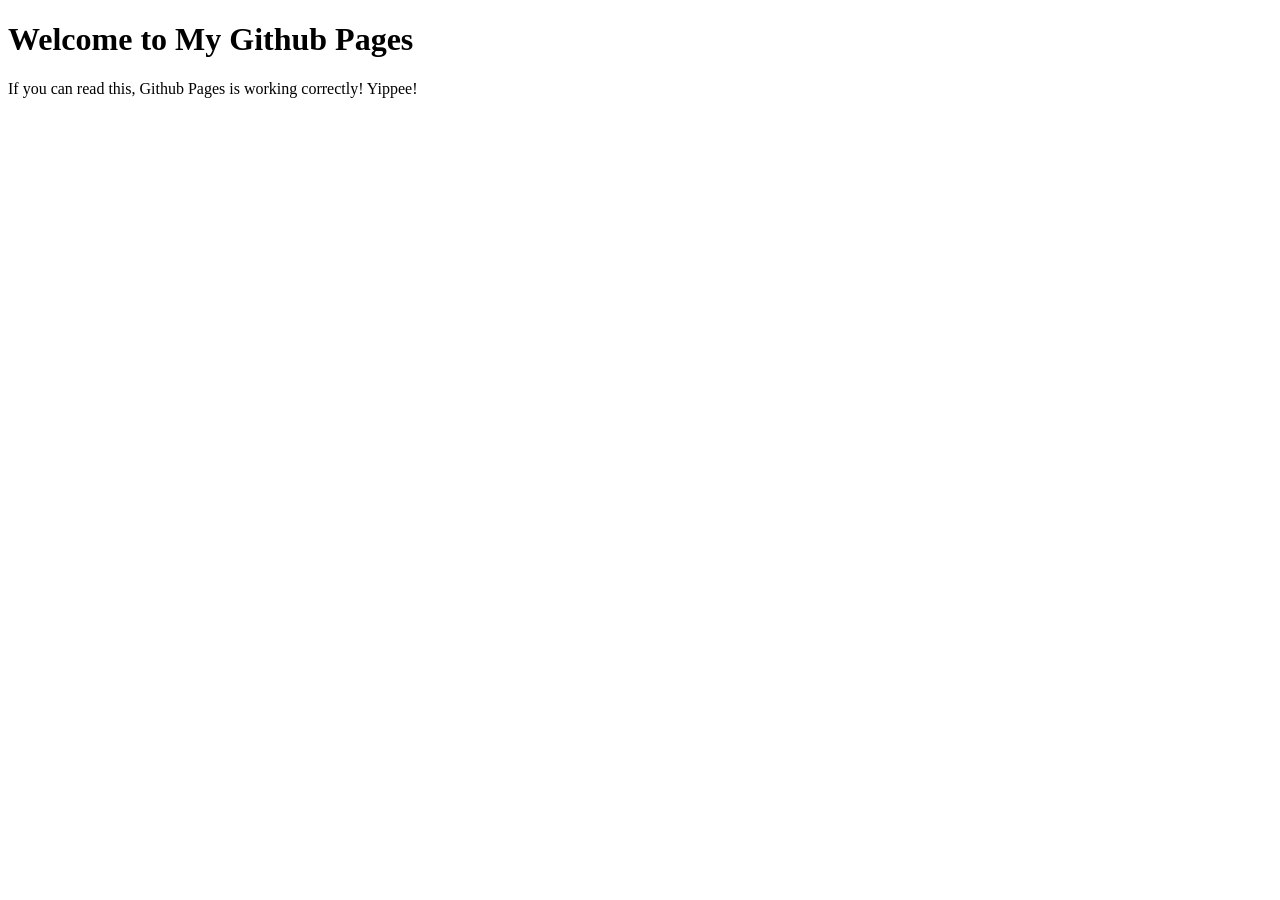
<file: index.html>
<!DOCTYPE html>
<html lang="en">   
<head>
    <meta charset="UTF-8">
    <meta name="viewport" content="width=device-width, initial-scale=1.0">
    <title>Testing Github Pages</title>
</head>
<body>
    <h1>Welcome to My Github Pages</h1>
    <p>If you can read this, Github Pages is working correctly! Yippee!</p>
</body>
</html>
</file>
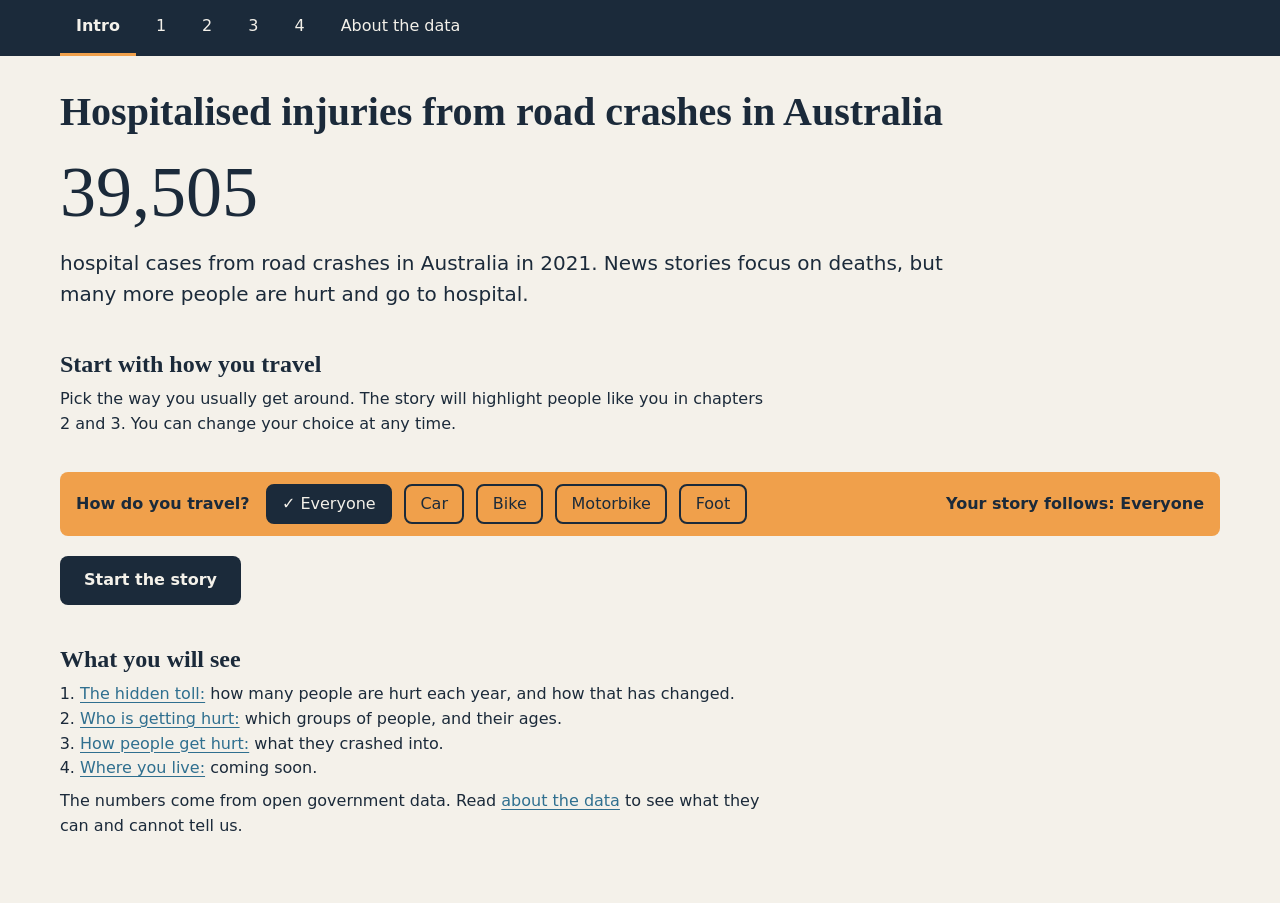
<file: site/index.html>
<!DOCTYPE html>
<html lang="en">
<head>
  <meta charset="UTF-8">
  <meta name="viewport" content="width=device-width, initial-scale=1.0">
  <title>Hospitalised injuries from road crashes in Australia</title>
  <link rel="stylesheet" href="style.css">
</head>
<body>
  <a class="skip-link" href="#main">Skip to content</a>
  <header class="site-header">
    <nav class="site-nav" aria-label="Story">
      <a href="index.html" aria-current="page">Intro</a>
      <a href="chapter-1.html">1</a>
      <a href="chapter-2.html">2</a>
      <a href="chapter-3.html">3</a>
      <a href="chapter-4.html">4</a>
      <a href="about-data.html">About the data</a>
    </nav>
  </header>

  <main id="main" class="page">
    <h1 class="chapter-title">Hospitalised injuries from road crashes in Australia</h1>
    <p class="hero-number">39,505</p>
    <p class="chapter-takeaway">hospital cases from road crashes in Australia in 2021. News stories focus on deaths, but many more people are hurt and go to hospital.</p>

    <section class="prose" aria-labelledby="pick">
      <h2 id="pick">Start with how you travel</h2>
      <p>Pick the way you usually get around. The story will highlight people like you in chapters 2 and 3. You can change your choice at any time.</p>
    </section>
    <div class="travel-bar" role="group" aria-labelledby="travel-label">
      <span id="travel-label" class="travel-label">How do you travel?</span>
      <span id="travel-options" style="display: contents"></span>
      <span id="travel-showing" class="travel-showing" aria-live="polite">Your story follows: Everyone</span>
    </div>

    <a class="start-link" href="chapter-1.html">Start the story</a>

    <section class="prose" aria-labelledby="chapters">
      <h2 id="chapters">What you will see</h2>
      <ol class="chapter-list">
        <li><a href="chapter-1.html">The hidden toll:</a> how many people are hurt each year, and how that has changed.</li>
        <li><a href="chapter-2.html">Who is getting hurt:</a> which groups of people, and their ages.</li>
        <li><a href="chapter-3.html">How people get hurt:</a> what they crashed into.</li>
        <li><a href="chapter-4.html">Where you live:</a> coming soon.</li>
      </ol>
      <p>The numbers come from open government data. Read <a href="about-data.html">about the data</a> to see what they can and cannot tell us.</p>
    </section>
  </main>

  <script type="module" src="index.js"></script>
</body>
</html>
</file>
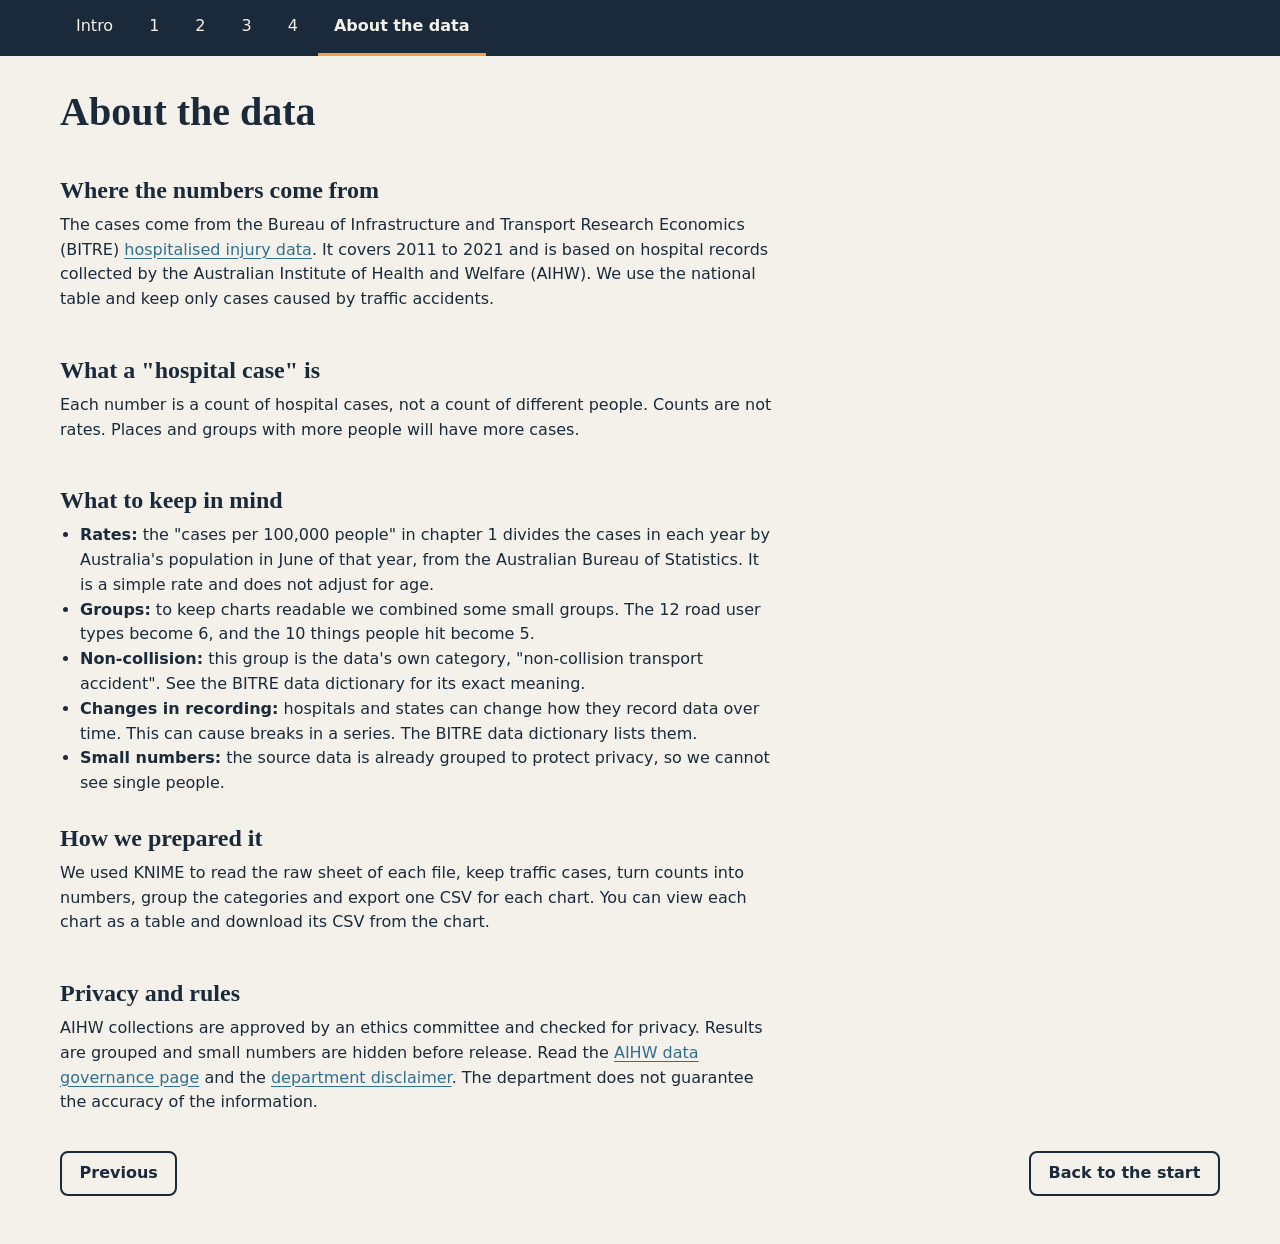
<file: site/about-data.html>
<!DOCTYPE html>
<html lang="en">
<head>
  <meta charset="UTF-8">
  <meta name="viewport" content="width=device-width, initial-scale=1.0">
  <title>About the data | Road crash injuries</title>
  <link rel="stylesheet" href="style.css">
</head>
<body>
  <a class="skip-link" href="#main">Skip to content</a>
  <header class="site-header">
    <nav class="site-nav" aria-label="Story">
      <a href="index.html">Intro</a>
      <a href="chapter-1.html">1</a>
      <a href="chapter-2.html">2</a>
      <a href="chapter-3.html">3</a>
      <a href="chapter-4.html">4</a>
      <a href="about-data.html" aria-current="page">About the data</a>
    </nav>
  </header>

  <main id="main" class="page">
    <h1 class="chapter-title">About the data</h1>
    <div class="prose">
      <h2>Where the numbers come from</h2>
      <p>The cases come from the Bureau of Infrastructure and Transport Research Economics (BITRE) <a href="https://www.bitre.gov.au/publications/ongoing/hospitalised-injury">hospitalised injury data</a>. It covers 2011 to 2021 and is based on hospital records collected by the Australian Institute of Health and Welfare (AIHW). We use the national table and keep only cases caused by traffic accidents.</p>

      <h2>What a "hospital case" is</h2>
      <p>Each number is a count of hospital cases, not a count of different people. Counts are not rates. Places and groups with more people will have more cases.</p>

      <h2>What to keep in mind</h2>
      <ul>
        <li><strong>Rates:</strong> the "cases per 100,000 people" in chapter 1 divides the cases in each year by Australia's population in June of that year, from the Australian Bureau of Statistics. It is a simple rate and does not adjust for age.</li>
        <li><strong>Groups:</strong> to keep charts readable we combined some small groups. The 12 road user types become 6, and the 10 things people hit become 5.</li>
        <li><strong>Non-collision:</strong> this group is the data's own category, "non-collision transport accident". See the BITRE data dictionary for its exact meaning.</li>
        <li><strong>Changes in recording:</strong> hospitals and states can change how they record data over time. This can cause breaks in a series. The BITRE data dictionary lists them.</li>
        <li><strong>Small numbers:</strong> the source data is already grouped to protect privacy, so we cannot see single people.</li>
      </ul>

      <h2>How we prepared it</h2>
      <p>We used KNIME to read the raw sheet of each file, keep traffic cases, turn counts into numbers, group the categories and export one CSV for each chart. You can view each chart as a table and download its CSV from the chart.</p>

      <h2>Privacy and rules</h2>
      <p>AIHW collections are approved by an ethics committee and checked for privacy. Results are grouped and small numbers are hidden before release. Read the <a href="https://www.aihw.gov.au/about-our-data/data-governance">AIHW data governance page</a> and the <a href="https://www.infrastructure.gov.au/disclaimers">department disclaimer</a>. The department does not guarantee the accuracy of the information.</p>
    </div>

    <nav class="chapter-nav" aria-label="Chapters">
      <a class="prev" href="chapter-4.html">Previous</a>
      <a class="next" href="index.html">Back to the start</a>
    </nav>
  </main>
</body>
</html>
</file>
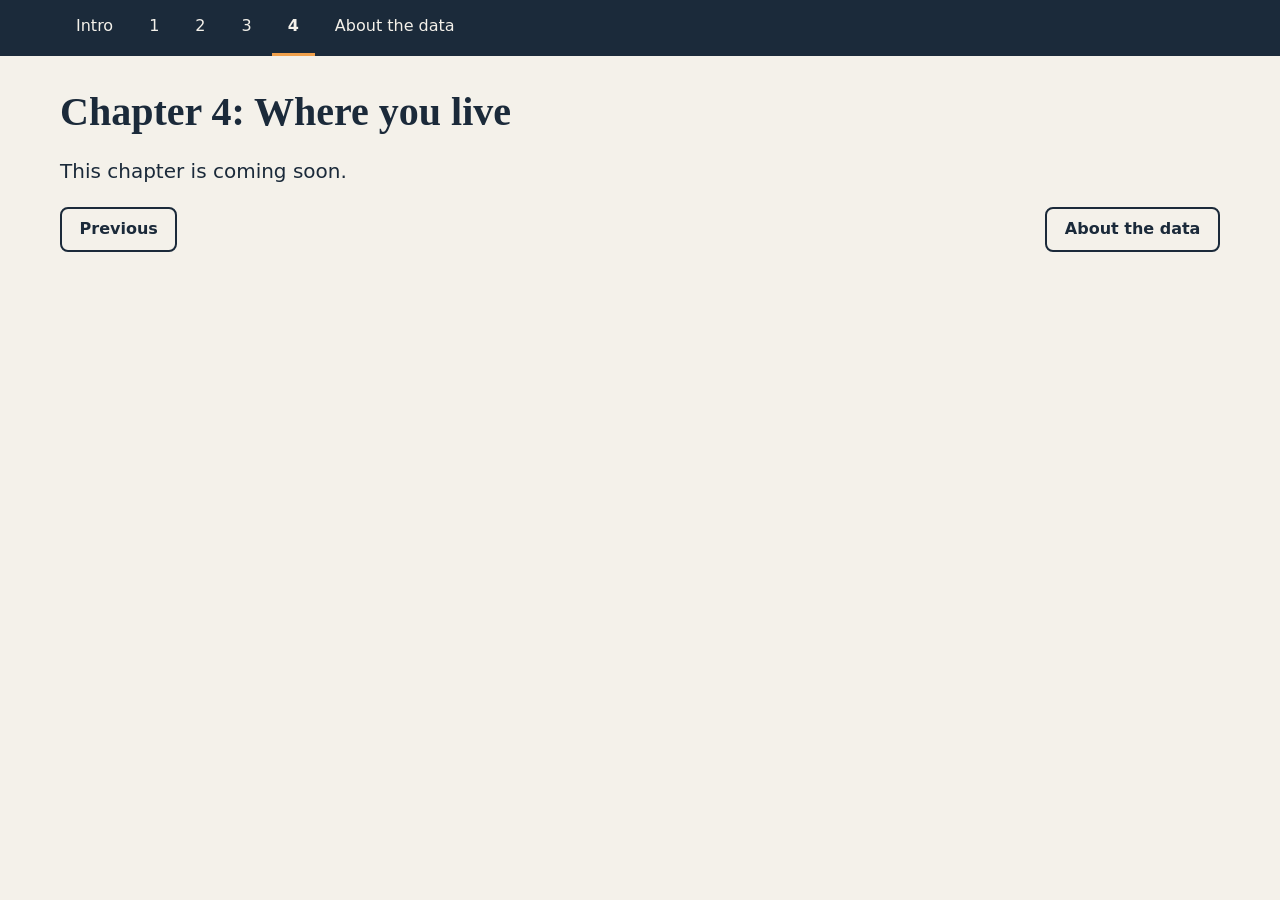
<file: site/chapter-4.html>
<!DOCTYPE html>
<html lang="en">
<head>
  <meta charset="UTF-8">
  <meta name="viewport" content="width=device-width, initial-scale=1.0">
  <title>Chapter 4: Where you live | Road crash injuries</title>
  <link rel="stylesheet" href="style.css">
</head>
<body>
  <a class="skip-link" href="#main">Skip to content</a>
  <header class="site-header">
    <nav class="site-nav" aria-label="Story">
      <a href="index.html">Intro</a>
      <a href="chapter-1.html">1</a>
      <a href="chapter-2.html">2</a>
      <a href="chapter-3.html">3</a>
      <a href="chapter-4.html" aria-current="page">4</a>
      <a href="about-data.html">About the data</a>
    </nav>
  </header>
  <main id="main" class="page">
    <h1 class="chapter-title">Chapter 4: Where you live</h1>
    <p class="chapter-takeaway">This chapter is coming soon.</p>
    <nav class="chapter-nav" aria-label="Chapters">
      <a class="prev" href="chapter-3.html">Previous</a>
      <a class="next" href="about-data.html">About the data</a>
    </nav>
  </main>
</body>
</html>
</file>
<file: site/style.css>
/* style.css: shared styles for the road crash injuries data story.
   Matches the Week 11 website wireframe: header, chapter title, travel bar,
   main chart, two supporting charts, takeaway and previous/next links.

   HTML skeleton for a chapter page:

   <a class="skip-link" href="#main">Skip to content</a>
   <header class="site-header">
     <nav class="site-nav" aria-label="Story">
       <a href="index.html">Intro</a>
       <a href="chapter-1.html" aria-current="page">1</a> ... <a href="about-data.html">About the data</a>
     </nav>
   </header>
   <main id="main" class="page">
     <h1 class="chapter-title">Title</h1>
     <p class="chapter-takeaway">One-sentence takeaway.</p>
     <div class="travel-bar" role="group" aria-labelledby="travel-label">
       <span id="travel-label" class="travel-label">How do you travel?</span>
       <button class="travel-option" aria-pressed="true">Everyone</button> ...
       <span class="travel-showing" aria-live="polite">Showing: everyone</span>
       <button class="travel-reset">Reset</button>
     </div>
     <section class="chart-card chart-card--main" aria-labelledby="c1">
       <h2 id="c1" class="chart-title">Chart title</h2>
       <details class="chart-how"><summary>How to read this chart</summary><p>...</p></details>
       <div class="chart"><svg>...</svg></div>
       <div class="chart-tools"><button class="tool-button">View as table</button>
         <a class="tool-button" href="data.csv" download>Download CSV</a></div>
       <div class="chart-table" hidden><table>...</table></div>
     </section>
     <div class="chart-row"> <section class="chart-card">...</section> <section class="chart-card">...</section> </div>
     <section class="takeaway"><h2>What to take away</h2><ul><li>...</li></ul></section>
     <nav class="chapter-nav" aria-label="Chapters"><a class="prev" href="#">Previous</a><a class="next" href="#">Next</a></nav>
   </main>
*/

/* ---------- Tokens ---------- */
:root {
  --ink: #1B2A3A;
  --paper: #F4F1EA;
  --card: #FFFFFF;
  --rule: #8A9BA8;
  --accent: #C2571A;       /* graphics and borders only */
  --accent-text: #8A3E10;  /* accent when used for text */
  --bar: #F0A04B;          /* travel bar */
  --blue: #2F6F8F;
  --sage: #5B7C5A;

  --font-head: Georgia, "Times New Roman", serif;
  --font-body: system-ui, -apple-system, "Segoe UI", Roboto, Arial, sans-serif;

  --text: 1rem;            /* 16px minimum for page text */
  --text-chart: 0.8125rem; /* 13px inside charts (minimum is 12px) */
  --gap: 1.25rem;
  --radius: 8px;
  --measure: 70ch;
  --move: 300ms;           /* shared transition time */
}

/* ---------- Base ---------- */
*, *::before, *::after { box-sizing: border-box; }

html { font-size: 100%; scroll-behavior: smooth; }

body {
  margin: 0;
  background: var(--paper);
  color: var(--ink);
  font-family: var(--font-body);
  font-size: var(--text);
  line-height: 1.55;
}

h1, h2, h3 { font-family: var(--font-head); line-height: 1.2; margin: 0; }
p { margin: 0 0 1rem; max-width: var(--measure); }
a { color: var(--blue); text-underline-offset: 0.2em; }
a:hover { color: var(--ink); }

img, svg { max-width: 100%; height: auto; }

:focus-visible {
  outline: 3px solid var(--ink);
  outline-offset: 3px;
  box-shadow: 0 0 0 6px var(--bar);
}

.skip-link {
  position: absolute;
  left: 1rem;
  top: -4rem;
  background: var(--ink);
  color: var(--paper);
  padding: 0.5rem 1rem;
  z-index: 20;
}
.skip-link:focus { top: 1rem; }

/* ---------- Header and navigation ---------- */
.site-header { background: var(--ink); color: var(--paper); }

.site-nav {
  max-width: 1200px;
  margin: 0 auto;
  padding: 0 var(--gap);
  display: flex;
  flex-wrap: wrap;
  gap: 0.25rem 1.5rem;
}

.site-nav a {
  color: var(--paper);
  text-decoration: none;
  padding: 0.85rem 0;
  border-bottom: 3px solid transparent;
}
.site-nav a:hover { border-bottom-color: var(--rule); }
.site-nav a[aria-current="page"] { border-bottom-color: var(--bar); font-weight: 600; }
.site-nav a:focus-visible { outline-color: var(--paper); box-shadow: none; }

/* ---------- Page and chapter heading ---------- */
.page {
  max-width: 1200px;
  margin: 0 auto;
  padding: 2rem var(--gap) 3rem;
  display: flex;
  flex-direction: column;
  gap: var(--gap);
}

.chapter-title { font-size: clamp(1.75rem, 4vw, 2.5rem); }
.chapter-takeaway { font-size: 1.25rem; margin: 0; }

/* ---------- Travel bar ---------- */
.travel-bar {
  display: flex;
  flex-wrap: wrap;
  align-items: center;
  gap: 0.5rem 0.75rem;
  background: var(--bar);
  color: var(--ink);
  border-radius: var(--radius);
  padding: 0.75rem 1rem;
}

.travel-label { font-weight: 600; margin-right: 0.25rem; }

.travel-option,
.travel-reset,
.tool-button {
  font: inherit;
  color: var(--ink);
  background: transparent;
  border: 2px solid var(--ink);
  border-radius: var(--radius);
  padding: 0.35rem 0.9rem;
  min-height: 2.5rem;
  cursor: pointer;
  text-decoration: none;
  display: inline-flex;
  align-items: center;
  transition: background-color var(--move), color var(--move);
}

.travel-option:hover,
.travel-reset:hover,
.tool-button:hover { background: rgba(27, 42, 58, 0.12); color: var(--ink); }

/* Selected is shown by fill and a tick, not by colour alone */
.travel-option[aria-pressed="true"] { background: var(--ink); color: var(--paper); }
.travel-option[aria-pressed="true"]::before { content: "\2713\00a0"; }

.travel-showing { margin-left: auto; font-weight: 600; }

/* ---------- Chart cards ---------- */
.chart-card {
  background: var(--card);
  border: 1px solid var(--rule);
  border-radius: var(--radius);
  padding: 1.25rem;
  display: flex;
  flex-direction: column;
  gap: 0.75rem;
  min-width: 0;
}

.chart-card--main { border: 2px solid var(--accent); }

.chart-title { font-size: 1.25rem; }
.chart-card--main .chart-title { font-size: 1.5rem; }

.chart-how summary { cursor: pointer; color: var(--accent-text); font-weight: 600; }
.chart-how p { margin: 0.5rem 0 0; }

.chart { width: 100%; min-height: 16rem; }
.chart-card--main .chart { min-height: 22rem; }
.chart svg { display: block; width: 100%; }

/* Text inside D3 charts: never below 12px */
.chart text { font-family: var(--font-body); font-size: var(--text-chart); fill: var(--ink); }
.chart .axis path, .chart .axis line { stroke: var(--rule); }
.chart .gridline { stroke: var(--rule); stroke-opacity: 0.4; }
.chart .mark-muted { opacity: 0.35; transition: opacity var(--move); }
.chart .mark-focus { opacity: 1; }
.chart .annotation { fill: var(--accent-text); font-weight: 600; }

.chart-tools { display: flex; flex-wrap: wrap; gap: 0.5rem; }

.chart-table { overflow-x: auto; }
.chart-table table { border-collapse: collapse; width: 100%; font-size: 0.9375rem; }
.chart-table caption { text-align: left; font-weight: 600; padding-bottom: 0.4rem; }
.chart-table th, .chart-table td { text-align: left; padding: 0.4rem 0.75rem; border-bottom: 1px solid var(--rule); }
.chart-table td.num, .chart-table th.num { text-align: right; font-variant-numeric: tabular-nums; }
.chart-table thead th { background: var(--ink); color: var(--paper); }

/* Two supporting charts side by side */
.chart-row {
  display: grid;
  grid-template-columns: repeat(2, minmax(0, 1fr));
  gap: var(--gap);
}

/* ---------- Colour-blind safe series (always pair with a label, line style or shape) ---------- */
.series-1 { stroke: var(--accent); fill: var(--accent); }
.series-2 { stroke: var(--ink);    fill: var(--ink); }
.series-3 { stroke: var(--blue);   fill: var(--blue); }
.series-4 { stroke: var(--sage);   fill: var(--sage); }
.line-dashed { stroke-dasharray: 8 5; }

/* ---------- Takeaway and chapter navigation ---------- */
.takeaway {
  background: var(--card);
  border-left: 6px solid var(--accent);
  padding: 1rem 1.25rem;
}
.takeaway h2 { font-size: 1.25rem; margin-bottom: 0.5rem; }
.takeaway ul { margin: 0; padding-left: 1.25rem; max-width: var(--measure); }

.chapter-nav { display: flex; justify-content: space-between; gap: var(--gap); }
.chapter-nav a {
  font-weight: 600;
  color: var(--ink);
  border: 2px solid var(--ink);
  border-radius: var(--radius);
  padding: 0.5rem 1.1rem;
  text-decoration: none;
}
.chapter-nav a:hover { background: var(--ink); color: var(--paper); }
.chapter-nav .next { margin-left: auto; }

/* ---------- Tooltip (matches tooltip.js) ---------- */
.tooltip {
  position: fixed;
  top: 0;
  left: 0;
  z-index: 30;
  max-width: 18rem;
  background: var(--ink);
  color: var(--paper);
  border-radius: var(--radius);
  padding: 0.6rem 0.8rem;
  font-size: var(--text-chart);
  line-height: 1.4;
  pointer-events: none;
  opacity: 0;
  visibility: hidden;
  transition: opacity 120ms;
}
.tooltip.is-visible { opacity: 1; visibility: visible; }
.tooltip-title { font-weight: 700; margin-bottom: 0.25rem; }
.tooltip-rows > div { display: flex; justify-content: space-between; gap: 1rem; }
.tooltip-value { font-variant-numeric: tabular-nums; font-weight: 600; }

/* ---------- Responsive: stack on narrow screens ---------- */
@media (max-width: 800px) {
  .chart-row { grid-template-columns: 1fr; }
  .travel-showing { margin-left: 0; width: 100%; }
  .chart-card--main .chart { min-height: 18rem; }
}

/* ---------- Respect user settings ---------- */
@media (prefers-reduced-motion: reduce) {
  *, *::before, *::after {
    transition-duration: 0.01ms !important;
    animation-duration: 0.01ms !important;
    scroll-behavior: auto !important;
  }
}

@media print {
  .site-header, .travel-bar, .chart-tools, .chapter-nav { display: none; }
  body { background: #fff; }
}

/* ---------- Additions for all pages ---------- */
.chart-note { font-size: 0.9375rem; margin: 0; }
.year-picker { display: inline-flex; align-items: center; gap: 0.5rem; }
.year-picker select { font: inherit; color: var(--ink); background: var(--card); border: 2px solid var(--ink); border-radius: var(--radius); padding: 0.3rem 0.6rem; min-height: 2.5rem; }
.tool-button[aria-pressed="true"] { background: var(--ink); color: var(--paper); }
.prose { max-width: var(--measure); display: flex; flex-direction: column; gap: 0.5rem; }
.prose h2 { font-size: 1.5rem; margin-top: 1.25rem; }
.prose ul { margin: 0; padding-left: 1.25rem; }
.start-link { align-self: flex-start; font-weight: 600; background: var(--ink); color: var(--paper); border-radius: var(--radius); padding: 0.75rem 1.5rem; text-decoration: none; }
.start-link:hover { background: var(--accent-text); color: var(--paper); }
.hero-number { font-family: var(--font-head); font-size: clamp(2.5rem, 8vw, 4.5rem); line-height: 1; margin: 0; }
.chapter-list { margin: 0; padding-left: 1.25rem; }

/* ---------- Sticky header and travel bar ---------- */
:root { --header-h: 3.5rem; }

html { scroll-padding-top: calc(var(--header-h) + 5rem); }

.site-header { position: sticky; top: 0; z-index: 20; }

/* Fixed height, so the travel bar can sit exactly below it */
.site-nav { height: var(--header-h); flex-wrap: nowrap; overflow-x: auto; white-space: nowrap; }
.site-nav a { display: flex; align-items: center; padding: 0; }

.travel-bar { position: sticky; top: var(--header-h); z-index: 15; }

/* On small screens the travel bar wraps to several lines, so only the header stays */
@media (max-width: 800px) {
  .travel-bar { position: static; }
}

/* ---------- Header link hover (same orange as the travel bar) ---------- */
.site-nav { gap: 0.25rem; }
.site-nav a { padding: 0 1rem; transition: background-color var(--move), color var(--move); }
.site-nav a:hover,
.site-nav a:focus-visible { background: var(--bar); color: var(--ink); border-bottom-color: var(--ink); }
</file>
